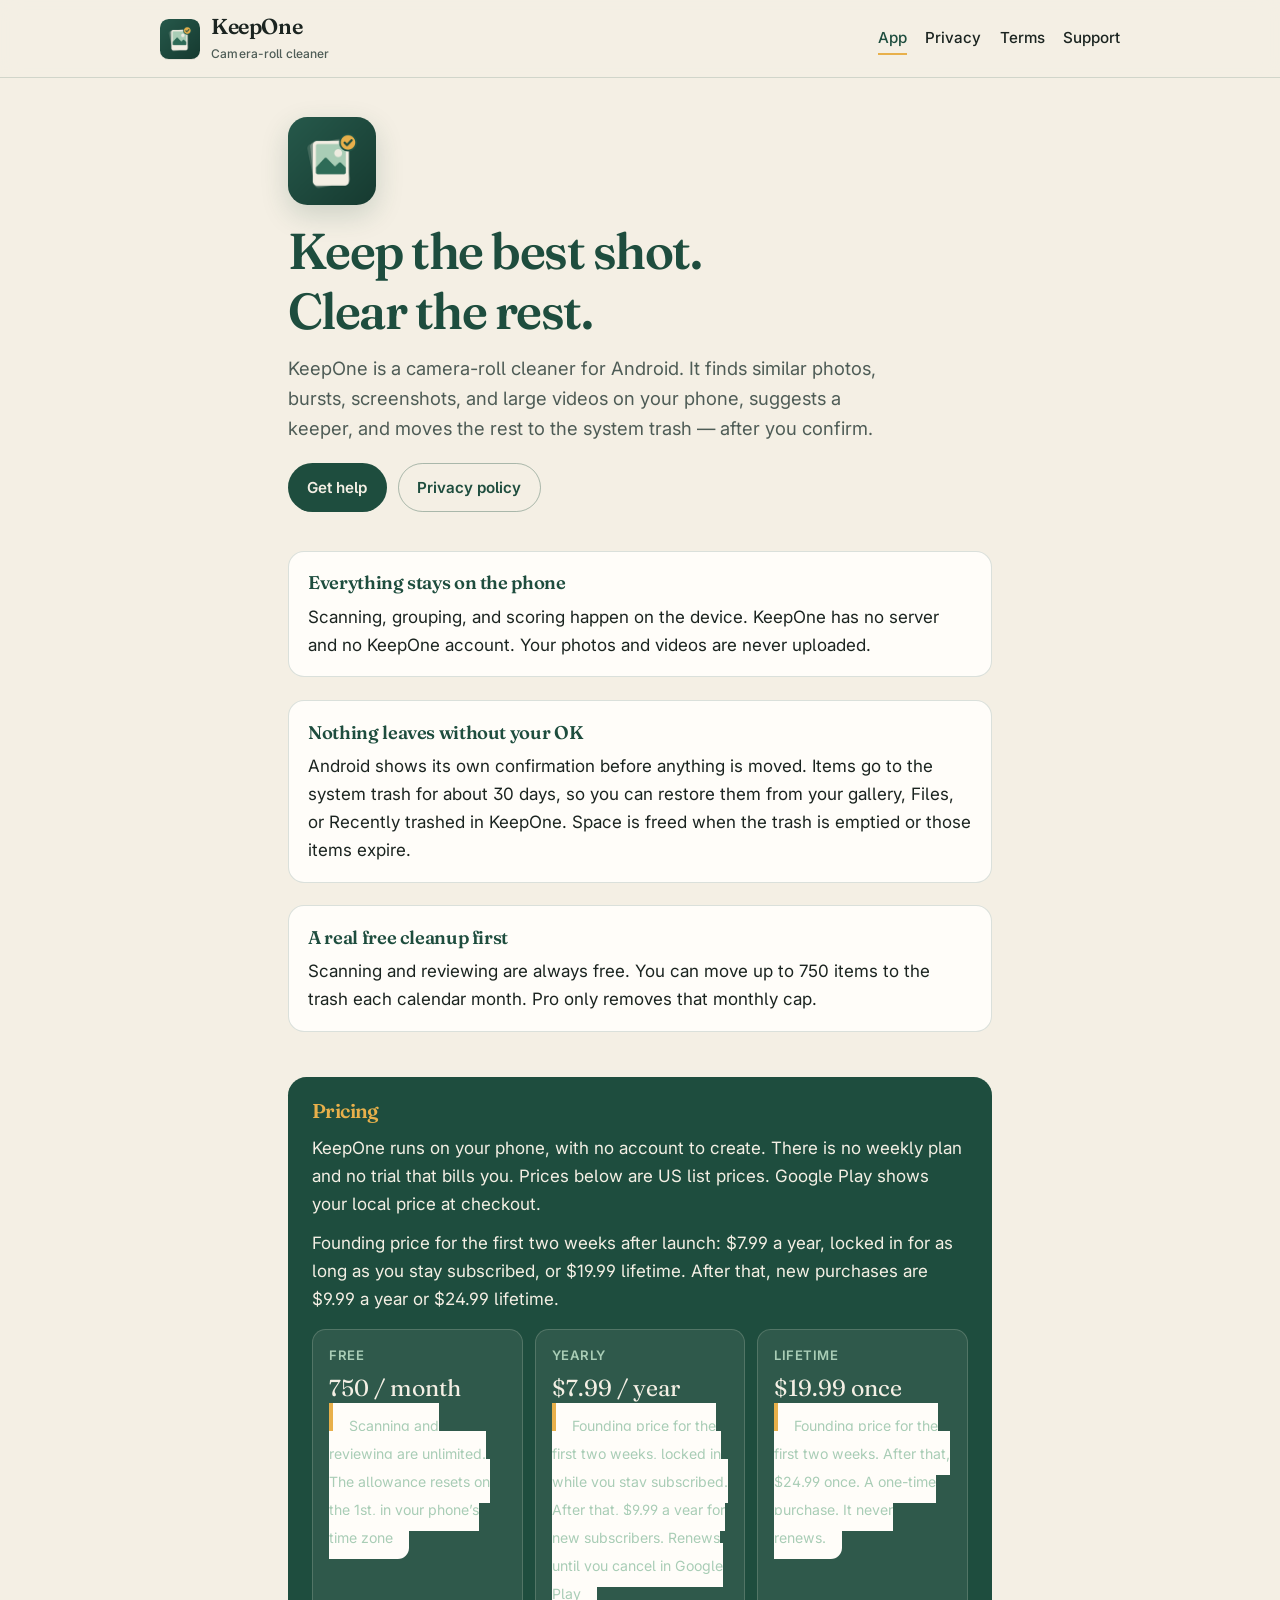
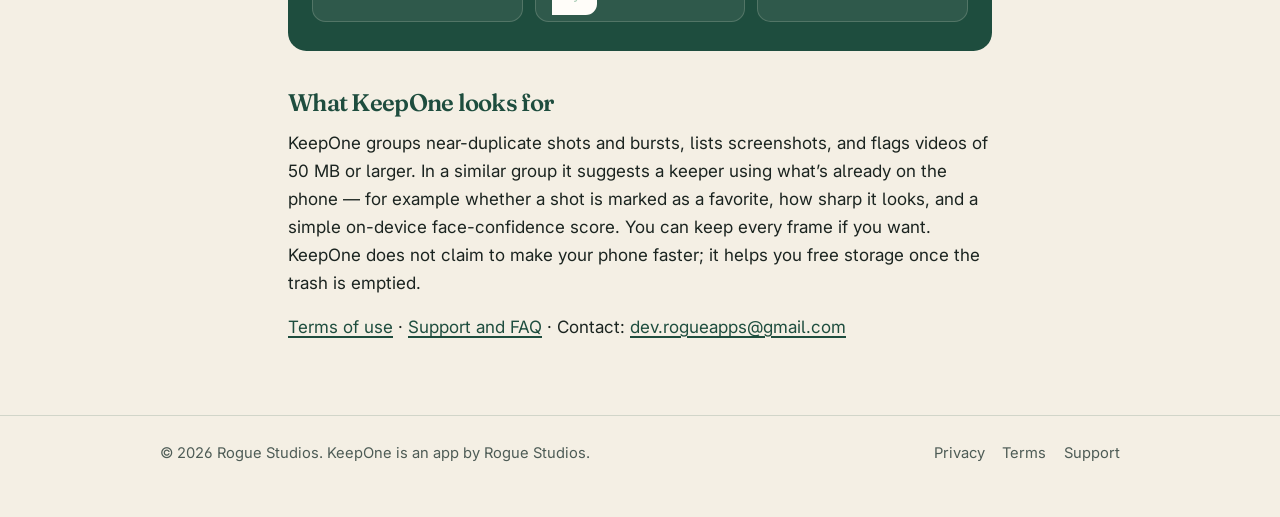
<file: index.html>
<!DOCTYPE html>
<html lang="en-US">
<head>
  <meta charset="utf-8">
  <meta name="viewport" content="width=device-width, initial-scale=1">
  <title>KeepOne — keep the best shot, clear the rest</title>
  <meta name="description" content="KeepOne is a camera-roll cleaner for Android. It finds similar photos, bursts, screenshots, and large videos on your phone. Photos never leave the device.">
  <link rel="icon" href="favicon.ico" sizes="any">
  <link rel="icon" type="image/png" sizes="32x32" href="favicon-32.png">
  <link rel="apple-touch-icon" href="apple-touch-icon.png">
  <link rel="stylesheet" href="styles.css">
</head>
<body>
  <a class="skip" href="#main">Skip to content</a>
  <header class="site-header">
    <div class="header-inner">
      <a class="brand" href="index.html">
        <img src="icon-192.png" width="40" height="40" alt="">
        <span><span class="brand-name">KeepOne</span><span class="brand-tag">Camera-roll cleaner</span></span>
      </a>
      <nav aria-label="Site">
        <a href="index.html" aria-current="page">App</a>
        <a href="privacy.html">Privacy</a>
        <a href="terms.html">Terms</a>
        <a href="support.html">Support</a>
      </nav>
    </div>
  </header>

  <main id="main">
    <div class="wrap">
      <section class="hero">
        <img class="hero-icon" src="icon-192.png" width="88" height="88" alt="KeepOne icon: a stack of photos with a gold check on the front one">
        <div>
          <h1>Keep the best shot. Clear the rest.</h1>
          <p class="lede">KeepOne is a camera-roll cleaner for Android. It finds similar photos, bursts, screenshots, and large videos on your phone, suggests a keeper, and moves the rest to the system trash — after you confirm.</p>
          <div class="actions">
            <a class="btn btn-primary" href="support.html">Get help</a>
            <a class="btn btn-ghost" href="privacy.html">Privacy policy</a>
          </div>
        </div>
      </section>

      <ul class="points">
        <li>
          <strong>Everything stays on the phone</strong>
          <p>Scanning, grouping, and scoring happen on the device. KeepOne has no server and no KeepOne account. Your photos and videos are never uploaded.</p>
        </li>
        <li>
          <strong>Nothing leaves without your OK</strong>
          <p>Android shows its own confirmation before anything is moved. Items go to the system trash for about 30 days, so you can restore them from your gallery, Files, or Recently trashed in KeepOne. Space is freed when the trash is emptied or those items expire.</p>
        </li>
        <li>
          <strong>A real free cleanup first</strong>
          <p>Scanning and reviewing are always free. You can move up to 750 items to the trash each calendar month. Pro only removes that monthly cap.</p>
        </li>
      </ul>

      <section class="panel" aria-labelledby="pricing">
        <h2 id="pricing">Pricing</h2>
        <p>KeepOne runs on your phone, with no account to create. There is no weekly plan and no trial that bills you. Prices below are US list prices. Google Play shows your local price at checkout.</p>
        <p>Founding price for the first two weeks after launch: $7.99 a year, locked in for as long as you stay subscribed, or $19.99 lifetime. After that, new purchases are $9.99 a year or $24.99 lifetime.</p>
        <div class="prices">
          <div class="price">
            <span class="label">Free</span>
            <span class="amount">750 / month</span>
            <span class="note">Scanning and reviewing are unlimited. The allowance resets on the 1st, in your phone’s time zone</span>
          </div>
          <div class="price">
            <span class="label">Yearly</span>
            <span class="amount">$7.99 / year</span>
            <span class="note">Founding price for the first two weeks, locked in while you stay subscribed. After that, $9.99 a year for new subscribers. Renews until you cancel in Google Play</span>
          </div>
          <div class="price">
            <span class="label">Lifetime</span>
            <span class="amount">$19.99 once</span>
            <span class="note">Founding price for the first two weeks. After that, $24.99 once. A one-time purchase. It never renews.</span>
          </div>
        </div>
      </section>

      <h2>What KeepOne looks for</h2>
      <p>KeepOne groups near-duplicate shots and bursts, lists screenshots, and flags videos of 50&nbsp;MB or larger. In a similar group it suggests a keeper using what’s already on the phone — for example whether a shot is marked as a favorite, how sharp it looks, and a simple on-device face-confidence score. You can keep every frame if you want. KeepOne does not claim to make your phone faster; it helps you free storage once the trash is emptied.</p>

      <p><a href="terms.html">Terms of use</a> · <a href="support.html">Support and FAQ</a> · Contact: <a href="mailto:dev.rogueapps@gmail.com">dev.rogueapps@gmail.com</a></p>
    </div>
  </main>

  <footer class="site-footer">
    <div class="footer-inner">
      <p>© 2026 Rogue Studios. KeepOne is an app by Rogue Studios.</p>
      <div class="footer-links">
        <a href="privacy.html">Privacy</a>
        <a href="terms.html">Terms</a>
        <a href="support.html">Support</a>
      </div>
    </div>
  </footer>
</body>
</html>
</file>
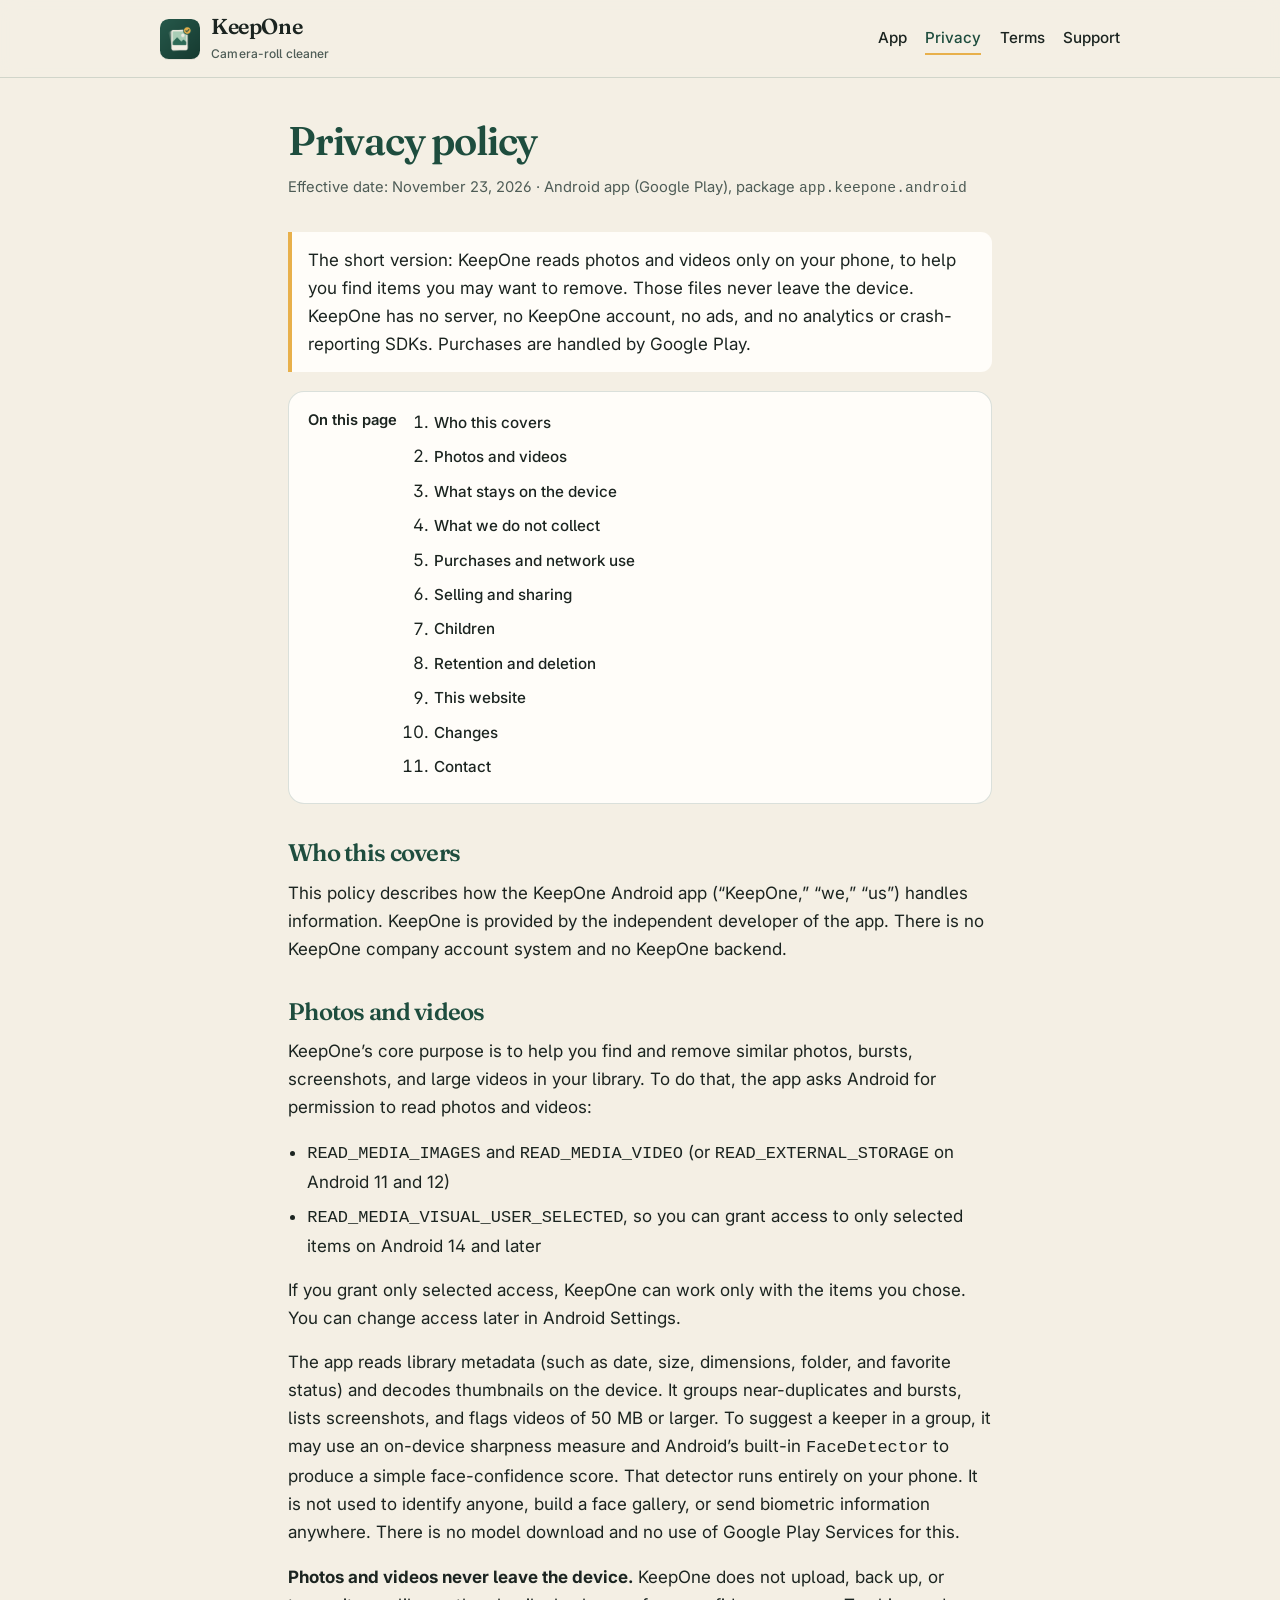
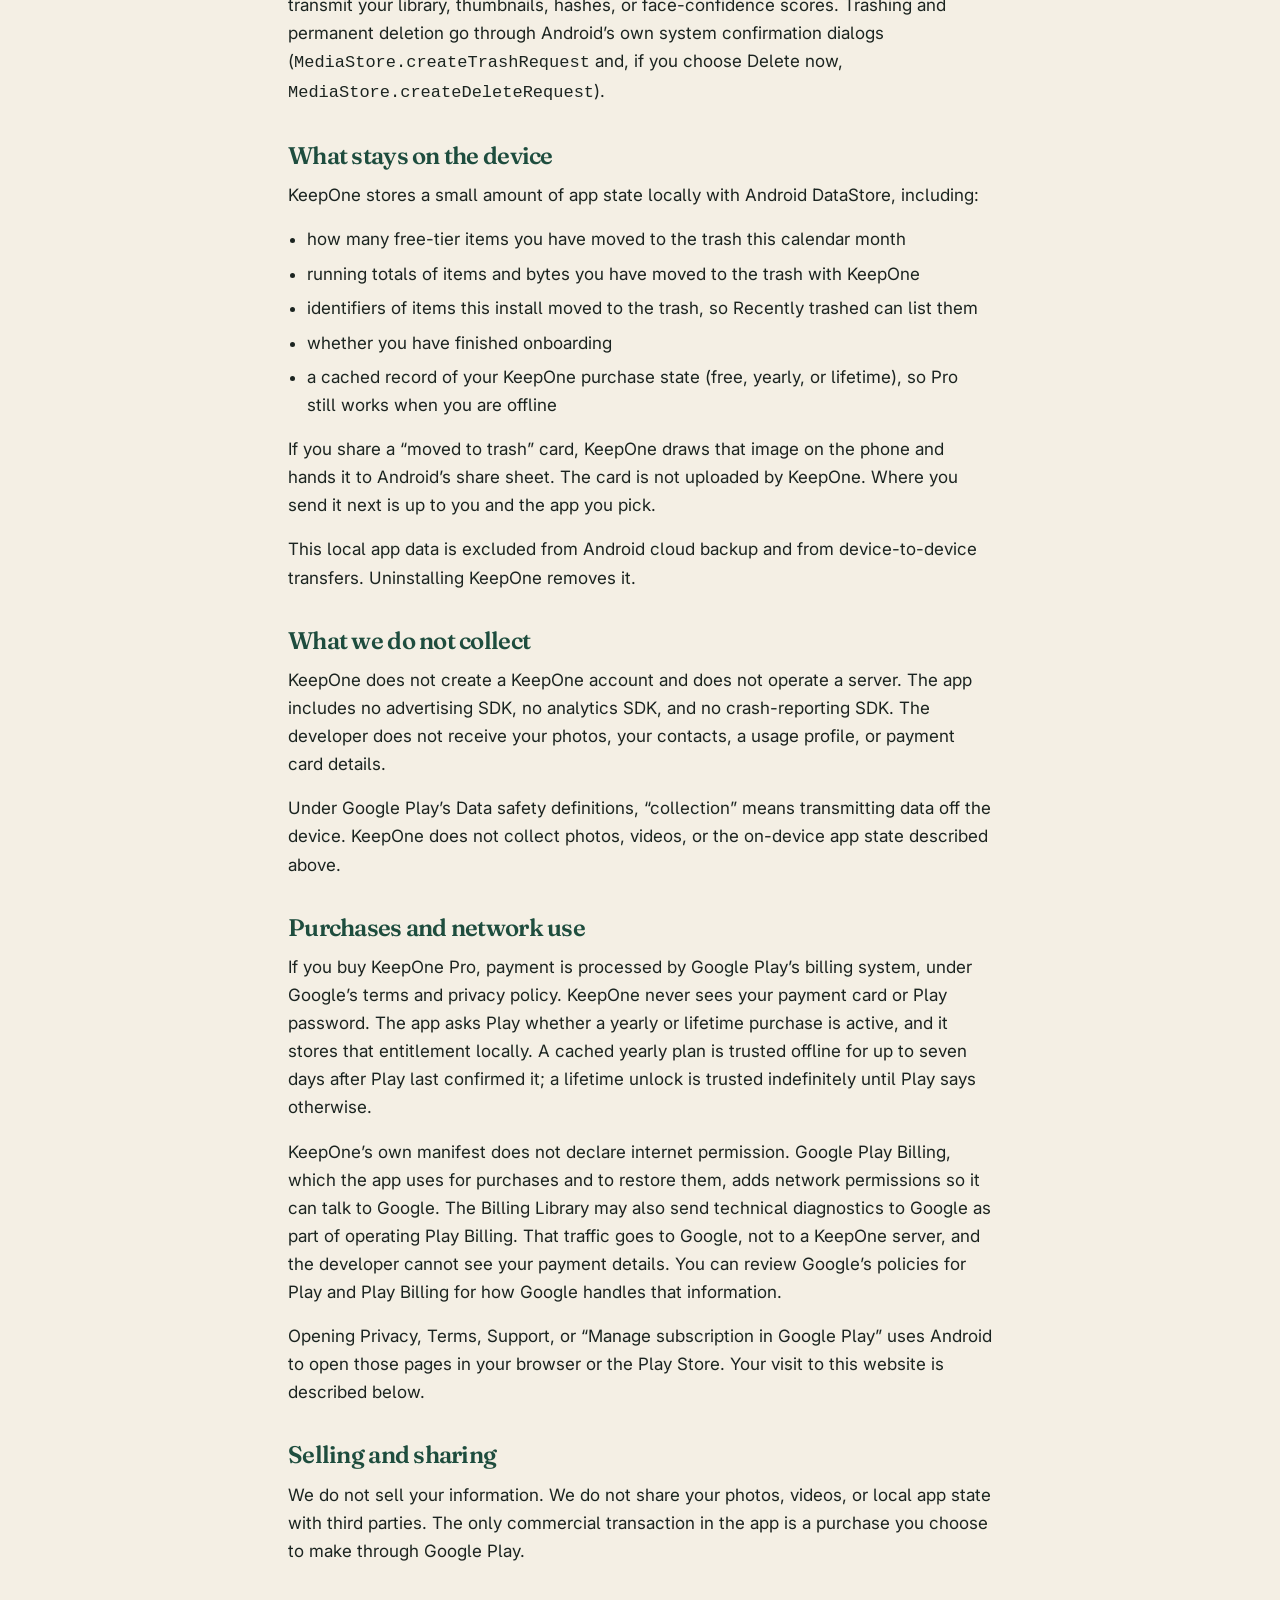
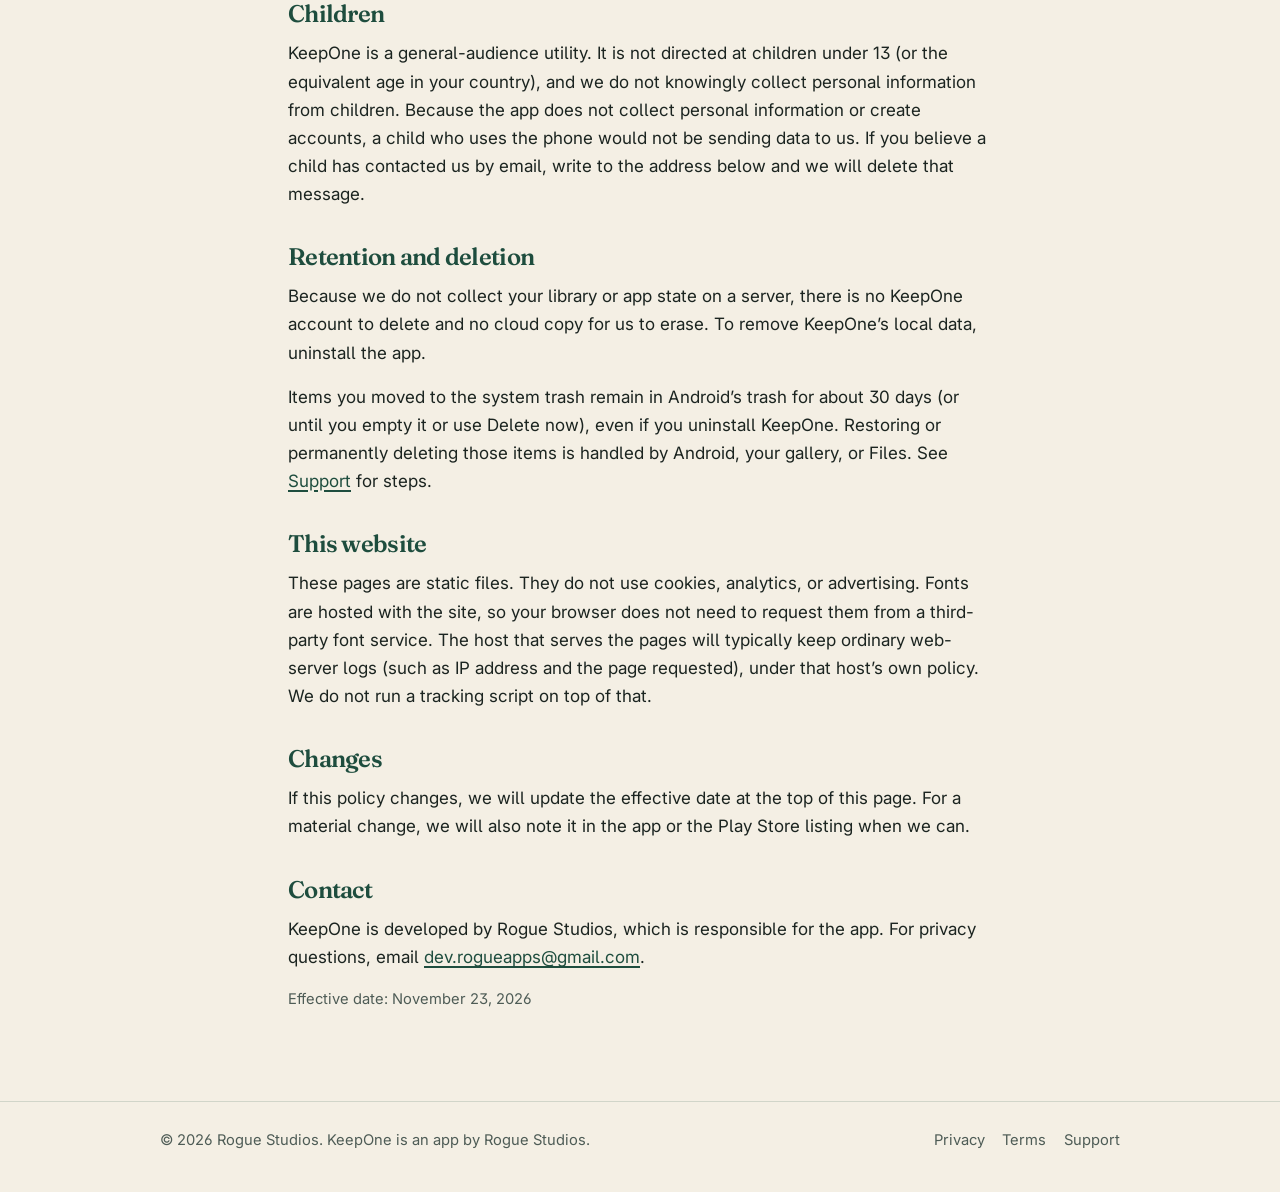
<file: privacy.html>
<!DOCTYPE html>
<html lang="en-US">
<head>
  <meta charset="utf-8">
  <meta name="viewport" content="width=device-width, initial-scale=1">
  <title>Privacy policy — KeepOne</title>
  <meta name="description" content="KeepOne’s privacy policy. Photos and videos are processed only on your device and never uploaded. Purchases are handled by Google Play.">
  <link rel="icon" href="favicon.ico" sizes="any">
  <link rel="icon" type="image/png" sizes="32x32" href="favicon-32.png">
  <link rel="apple-touch-icon" href="apple-touch-icon.png">
  <link rel="stylesheet" href="styles.css">
</head>
<body>
  <a class="skip" href="#main">Skip to content</a>
  <header class="site-header">
    <div class="header-inner">
      <a class="brand" href="index.html">
        <img src="icon-192.png" width="40" height="40" alt="">
        <span><span class="brand-name">KeepOne</span><span class="brand-tag">Camera-roll cleaner</span></span>
      </a>
      <nav aria-label="Site">
        <a href="index.html">App</a>
        <a href="privacy.html" aria-current="page">Privacy</a>
        <a href="terms.html">Terms</a>
        <a href="support.html">Support</a>
      </nav>
    </div>
  </header>

  <main id="main">
    <article class="wrap">
      <h1 class="page-title">Privacy policy</h1>
      <p class="meta">Effective date: November 23, 2026 · Android app (Google Play), package <code>app.keepone.android</code></p>

      <div class="note">
        <p>The short version: KeepOne reads photos and videos only on your phone, to help you find items you may want to remove. Those files never leave the device. KeepOne has no server, no KeepOne account, no ads, and no analytics or crash-reporting SDKs. Purchases are handled by Google Play.</p>
      </div>

      <nav class="toc" aria-label="On this page">
        <p>On this page</p>
        <ol>
          <li><a href="#who">Who this covers</a></li>
          <li><a href="#photos">Photos and videos</a></li>
          <li><a href="#on-device">What stays on the device</a></li>
          <li><a href="#not-collected">What we do not collect</a></li>
          <li><a href="#billing">Purchases and network use</a></li>
          <li><a href="#sharing">Selling and sharing</a></li>
          <li><a href="#children">Children</a></li>
          <li><a href="#retention">Retention and deletion</a></li>
          <li><a href="#this-site">This website</a></li>
          <li><a href="#changes">Changes</a></li>
          <li><a href="#contact">Contact</a></li>
        </ol>
      </nav>

      <h2 id="who">Who this covers</h2>
      <p>This policy describes how the KeepOne Android app (“KeepOne,” “we,” “us”) handles information. KeepOne is provided by the independent developer of the app. There is no KeepOne company account system and no KeepOne backend.</p>

      <h2 id="photos">Photos and videos</h2>
      <p>KeepOne’s core purpose is to help you find and remove similar photos, bursts, screenshots, and large videos in your library. To do that, the app asks Android for permission to read photos and videos:</p>
      <ul>
        <li><code>READ_MEDIA_IMAGES</code> and <code>READ_MEDIA_VIDEO</code> (or <code>READ_EXTERNAL_STORAGE</code> on Android 11 and 12)</li>
        <li><code>READ_MEDIA_VISUAL_USER_SELECTED</code>, so you can grant access to only selected items on Android 14 and later</li>
      </ul>
      <p>If you grant only selected access, KeepOne can work only with the items you chose. You can change access later in Android Settings.</p>
      <p>The app reads library metadata (such as date, size, dimensions, folder, and favorite status) and decodes thumbnails on the device. It groups near-duplicates and bursts, lists screenshots, and flags videos of 50&nbsp;MB or larger. To suggest a keeper in a group, it may use an on-device sharpness measure and Android’s built-in <code>FaceDetector</code> to produce a simple face-confidence score. That detector runs entirely on your phone. It is not used to identify anyone, build a face gallery, or send biometric information anywhere. There is no model download and no use of Google Play Services for this.</p>
      <p><strong>Photos and videos never leave the device.</strong> KeepOne does not upload, back up, or transmit your library, thumbnails, hashes, or face-confidence scores. Trashing and permanent deletion go through Android’s own system confirmation dialogs (<code>MediaStore.createTrashRequest</code> and, if you choose Delete now, <code>MediaStore.createDeleteRequest</code>).</p>

      <h2 id="on-device">What stays on the device</h2>
      <p>KeepOne stores a small amount of app state locally with Android DataStore, including:</p>
      <ul>
        <li>how many free-tier items you have moved to the trash this calendar month</li>
        <li>running totals of items and bytes you have moved to the trash with KeepOne</li>
        <li>identifiers of items this install moved to the trash, so Recently trashed can list them</li>
        <li>whether you have finished onboarding</li>
        <li>a cached record of your KeepOne purchase state (free, yearly, or lifetime), so Pro still works when you are offline</li>
      </ul>
      <p>If you share a “moved to trash” card, KeepOne draws that image on the phone and hands it to Android’s share sheet. The card is not uploaded by KeepOne. Where you send it next is up to you and the app you pick.</p>
      <p>This local app data is excluded from Android cloud backup and from device-to-device transfers. Uninstalling KeepOne removes it.</p>

      <h2 id="not-collected">What we do not collect</h2>
      <p>KeepOne does not create a KeepOne account and does not operate a server. The app includes no advertising SDK, no analytics SDK, and no crash-reporting SDK. The developer does not receive your photos, your contacts, a usage profile, or payment card details.</p>
      <p>Under Google Play’s Data safety definitions, “collection” means transmitting data off the device. KeepOne does not collect photos, videos, or the on-device app state described above.</p>

      <h2 id="billing">Purchases and network use</h2>
      <p>If you buy KeepOne Pro, payment is processed by Google Play’s billing system, under Google’s terms and privacy policy. KeepOne never sees your payment card or Play password. The app asks Play whether a yearly or lifetime purchase is active, and it stores that entitlement locally. A cached yearly plan is trusted offline for up to seven days after Play last confirmed it; a lifetime unlock is trusted indefinitely until Play says otherwise.</p>
      <p>KeepOne’s own manifest does not declare internet permission. Google Play Billing, which the app uses for purchases and to restore them, adds network permissions so it can talk to Google. The Billing Library may also send technical diagnostics to Google as part of operating Play Billing. That traffic goes to Google, not to a KeepOne server, and the developer cannot see your payment details. You can review Google’s policies for Play and Play Billing for how Google handles that information.</p>
      <p>Opening Privacy, Terms, Support, or “Manage subscription in Google Play” uses Android to open those pages in your browser or the Play Store. Your visit to this website is described below.</p>

      <h2 id="sharing">Selling and sharing</h2>
      <p>We do not sell your information. We do not share your photos, videos, or local app state with third parties. The only commercial transaction in the app is a purchase you choose to make through Google Play.</p>

      <h2 id="children">Children</h2>
      <p>KeepOne is a general-audience utility. It is not directed at children under 13 (or the equivalent age in your country), and we do not knowingly collect personal information from children. Because the app does not collect personal information or create accounts, a child who uses the phone would not be sending data to us. If you believe a child has contacted us by email, write to the address below and we will delete that message.</p>

      <h2 id="retention">Retention and deletion</h2>
      <p>Because we do not collect your library or app state on a server, there is no KeepOne account to delete and no cloud copy for us to erase. To remove KeepOne’s local data, uninstall the app.</p>
      <p>Items you moved to the system trash remain in Android’s trash for about 30 days (or until you empty it or use Delete now), even if you uninstall KeepOne. Restoring or permanently deleting those items is handled by Android, your gallery, or Files. See <a href="support.html">Support</a> for steps.</p>

      <h2 id="this-site">This website</h2>
      <p>These pages are static files. They do not use cookies, analytics, or advertising. Fonts are hosted with the site, so your browser does not need to request them from a third-party font service. The host that serves the pages will typically keep ordinary web-server logs (such as IP address and the page requested), under that host’s own policy. We do not run a tracking script on top of that.</p>

      <h2 id="changes">Changes</h2>
      <p>If this policy changes, we will update the effective date at the top of this page. For a material change, we will also note it in the app or the Play Store listing when we can.</p>

      <h2 id="contact">Contact</h2>
      <p>KeepOne is developed by Rogue Studios, which is responsible for the app. For privacy questions, email <a href="mailto:dev.rogueapps@gmail.com">dev.rogueapps@gmail.com</a>.</p>
      <p class="meta">Effective date: November 23, 2026</p>
    </article>
  </main>

  <footer class="site-footer">
    <div class="footer-inner">
      <p>© 2026 Rogue Studios. KeepOne is an app by Rogue Studios.</p>
      <div class="footer-links">
        <a href="privacy.html">Privacy</a>
        <a href="terms.html">Terms</a>
        <a href="support.html">Support</a>
      </div>
    </div>
  </footer>
</body>
</html>
</file>
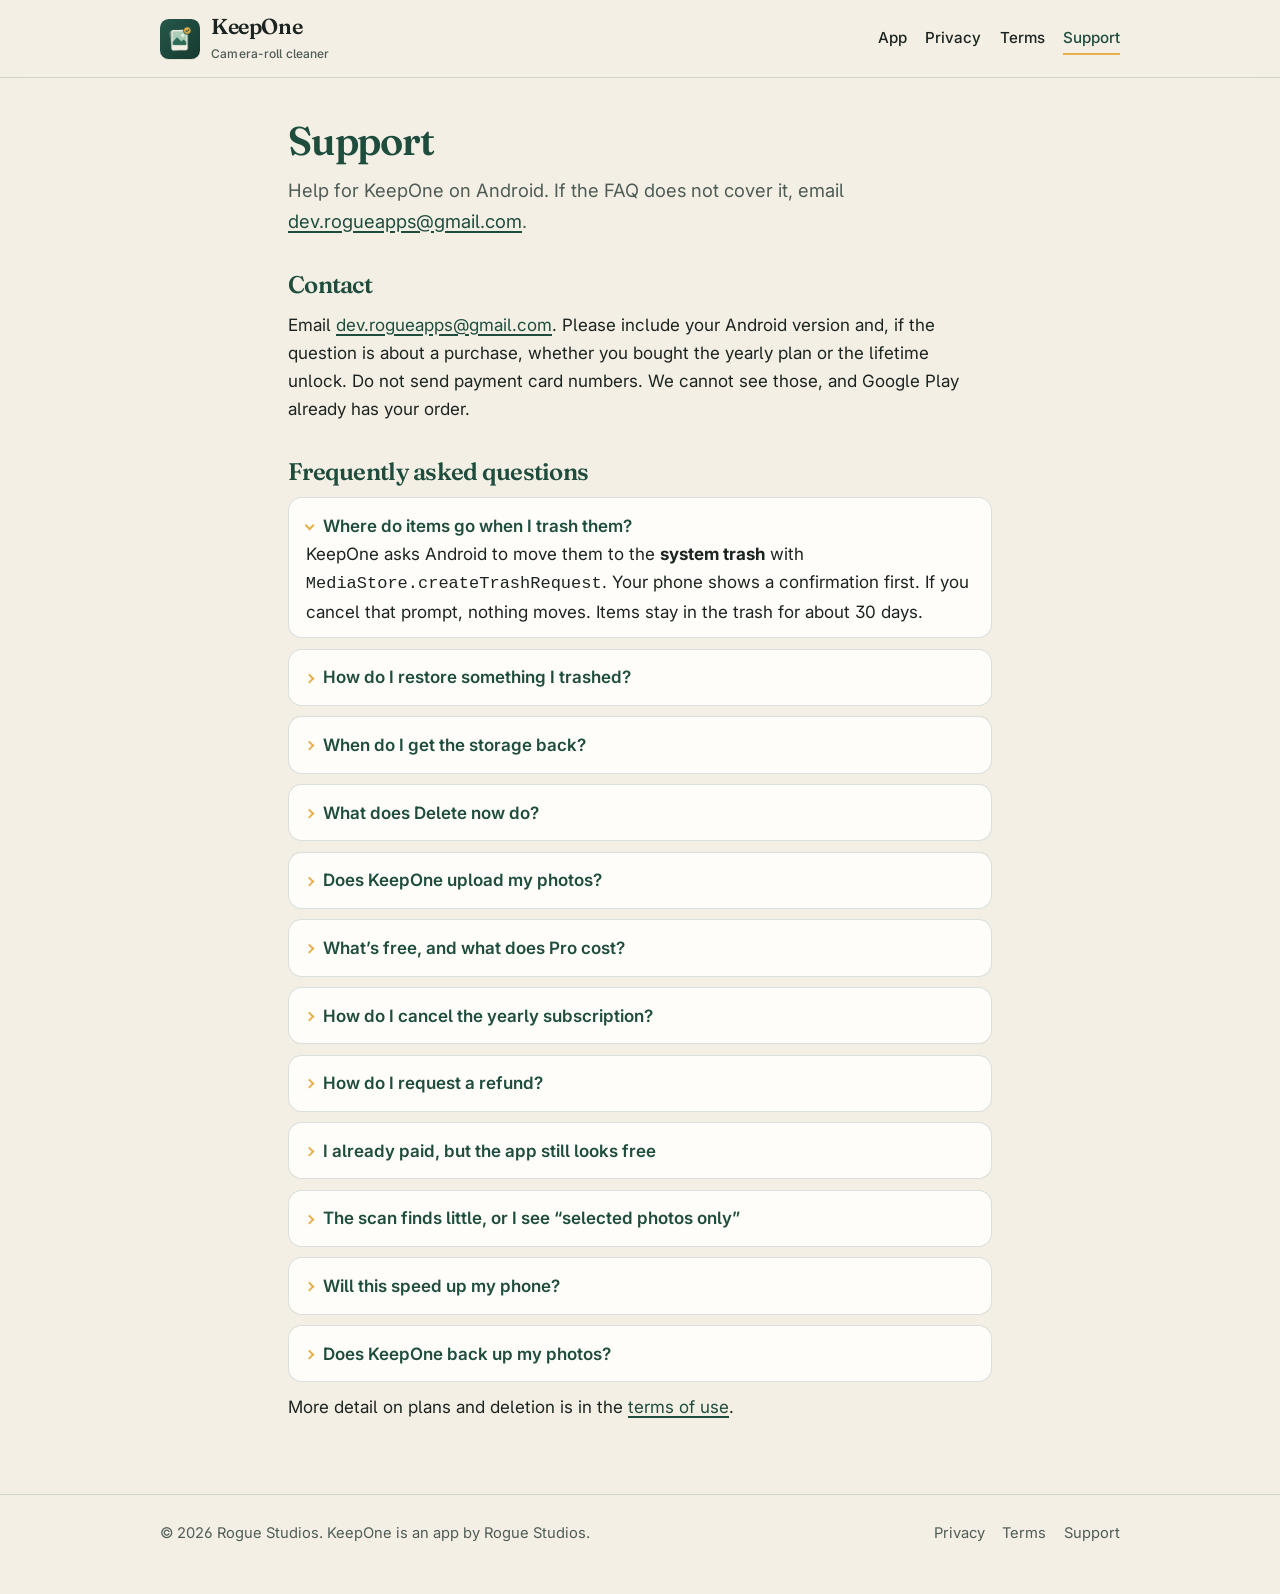
<file: support.html>
<!DOCTYPE html>
<html lang="en-US">
<head>
  <meta charset="utf-8">
  <meta name="viewport" content="width=device-width, initial-scale=1">
  <title>Support — KeepOne</title>
  <meta name="description" content="KeepOne help: how the system trash and restore work, how to cancel a subscription or request a Google Play refund, and how to contact support.">
  <link rel="icon" href="favicon.ico" sizes="any">
  <link rel="icon" type="image/png" sizes="32x32" href="favicon-32.png">
  <link rel="apple-touch-icon" href="apple-touch-icon.png">
  <link rel="stylesheet" href="styles.css">
</head>
<body>
  <a class="skip" href="#main">Skip to content</a>
  <header class="site-header">
    <div class="header-inner">
      <a class="brand" href="index.html">
        <img src="icon-192.png" width="40" height="40" alt="">
        <span><span class="brand-name">KeepOne</span><span class="brand-tag">Camera-roll cleaner</span></span>
      </a>
      <nav aria-label="Site">
        <a href="index.html">App</a>
        <a href="privacy.html">Privacy</a>
        <a href="terms.html">Terms</a>
        <a href="support.html" aria-current="page">Support</a>
      </nav>
    </div>
  </header>

  <main id="main">
    <article class="wrap">
      <h1 class="page-title">Support</h1>
      <p class="lede">Help for KeepOne on Android. If the FAQ does not cover it, email <a href="mailto:dev.rogueapps@gmail.com">dev.rogueapps@gmail.com</a>.</p>

      <h2>Contact</h2>
      <p>Email <a href="mailto:dev.rogueapps@gmail.com">dev.rogueapps@gmail.com</a>. Please include your Android version and, if the question is about a purchase, whether you bought the yearly plan or the lifetime unlock. Do not send payment card numbers. We cannot see those, and Google Play already has your order.</p>

      <h2>Frequently asked questions</h2>

      <details open>
        <summary>Where do items go when I trash them?</summary>
        <p>KeepOne asks Android to move them to the <strong>system trash</strong> with <code>MediaStore.createTrashRequest</code>. Your phone shows a confirmation first. If you cancel that prompt, nothing moves. Items stay in the trash for about 30 days.</p>
      </details>

      <details>
        <summary>How do I restore something I trashed?</summary>
        <p>Within about 30 days, restore it from:</p>
        <ul>
          <li>your gallery app’s trash or Recycle bin, or</li>
          <li>the Files app, or</li>
          <li><strong>Recently trashed</strong> in KeepOne, which uses Android’s restore request (<code>createTrashRequest</code> with trash turned off). Android will ask you to confirm.</li>
        </ul>
        <p>Recently trashed only lists items <em>this install</em> of KeepOne moved to the trash, and only while they are still there. Items you trashed in another app, or in a previous install, will not appear here, but they may still be in the system trash.</p>
      </details>

      <details>
        <summary>When do I get the storage back?</summary>
        <p>Not immediately. Space is freed when the system trash is emptied, or when the items expire after about 30 days. KeepOne reports what will be freed, not what has already been released. To free space sooner, empty the trash in your gallery or Files, or use <strong>Delete now</strong> in Recently trashed.</p>
      </details>

      <details>
        <summary>What does Delete now do?</summary>
        <p>It permanently deletes the items you selected, through Android’s <code>createDeleteRequest</code> confirmation. That cannot be undone. Use it only when you are sure.</p>
      </details>

      <details>
        <summary>Does KeepOne upload my photos?</summary>
        <p>No. Scanning and scoring happen on the device. There is no KeepOne server and no KeepOne account. See the <a href="privacy.html">privacy policy</a>.</p>
      </details>

      <details>
        <summary>What’s free, and what does Pro cost?</summary>
        <p>Scanning and reviewing are always free. You can move up to 750 items to the trash each calendar month. The count resets on the 1st, in your phone’s time zone. Pro only removes that cap.</p>
        <p>Founding price for the first two weeks after launch: <strong>$7.99 a year</strong>, locked in for as long as you stay subscribed, or <strong>$19.99 lifetime</strong>. After that, new purchases are <strong>$9.99 a year</strong> or <strong>$24.99 lifetime</strong>. Google Play shows your local price at checkout. There is no weekly plan and no trial that bills you. Lifetime is a one-time purchase and never renews.</p>
      </details>

      <details>
        <summary>How do I cancel the yearly subscription?</summary>
        <p>Cancel in Google Play, not inside KeepOne’s paywall.</p>
        <ol>
          <li>Open the Play Store app.</li>
          <li>Tap your profile picture, then <strong>Payments &amp; subscriptions</strong> → <strong>Subscriptions</strong>.</li>
          <li>Choose KeepOne, then cancel.</li>
        </ol>
        <p>If you are already on the yearly plan, KeepOne → Settings also has <strong>Manage subscription in Google Play</strong>. You can use <a href="https://play.google.com/store/account/subscriptions">Google Play subscriptions</a> in a browser too.</p>
        <p>Cancel at least 24 hours before the period ends to avoid the next charge. You keep Pro until the period you already paid for ends. Canceling does not by itself refund that period.</p>
        <p>If you’re on the founding price ($7.99 a year), restarting your subscription in Google Play before your paid year ends keeps $7.99. Once it lapses, the founding price can’t be bought again, and a new subscription is the regular price.</p>
      </details>

      <details>
        <summary>How do I request a refund?</summary>
        <p>Refunds are handled by Google Play. Open <a href="https://support.google.com/googleplay/answer/2479637">Google’s instructions for Play purchases</a>, or go to your Google account’s Play purchase history and request a refund there. We cannot issue a card refund ourselves because payments never pass through a KeepOne checkout.</p>
      </details>

      <details>
        <summary>I already paid, but the app still looks free</summary>
        <p>In KeepOne, open Settings or the Pro screen and tap <strong>Restore purchases</strong>. Use the same Google account you paid with, and a copy of the app installed from the Play Store. Sideloaded APKs often cannot reach Play Billing. If a purchase is waiting for approval, KeepOne unlocks when Play confirms it.</p>
      </details>

      <details>
        <summary>The scan finds little, or I see “selected photos only”</summary>
        <p>Android may have granted access to only some items. In KeepOne, go to Settings → Photo access → <strong>Change access</strong>, or use Android’s app settings, and allow the full library if you want KeepOne to scan everything. Then scan again.</p>
      </details>

      <details>
        <summary>Will this speed up my phone?</summary>
        <p>KeepOne does not claim to make the phone faster. It helps you free storage after trashed items are emptied or expire.</p>
      </details>

      <details>
        <summary>Does KeepOne back up my photos?</summary>
        <p>No. It only looks at what is already on the phone. If you want a backup, use one you already trust before you trash anything.</p>
      </details>

      <p>More detail on plans and deletion is in the <a href="terms.html">terms of use</a>.</p>
    </article>
  </main>

  <footer class="site-footer">
    <div class="footer-inner">
      <p>© 2026 Rogue Studios. KeepOne is an app by Rogue Studios.</p>
      <div class="footer-links">
        <a href="privacy.html">Privacy</a>
        <a href="terms.html">Terms</a>
        <a href="support.html">Support</a>
      </div>
    </div>
  </footer>
</body>
</html>
</file>
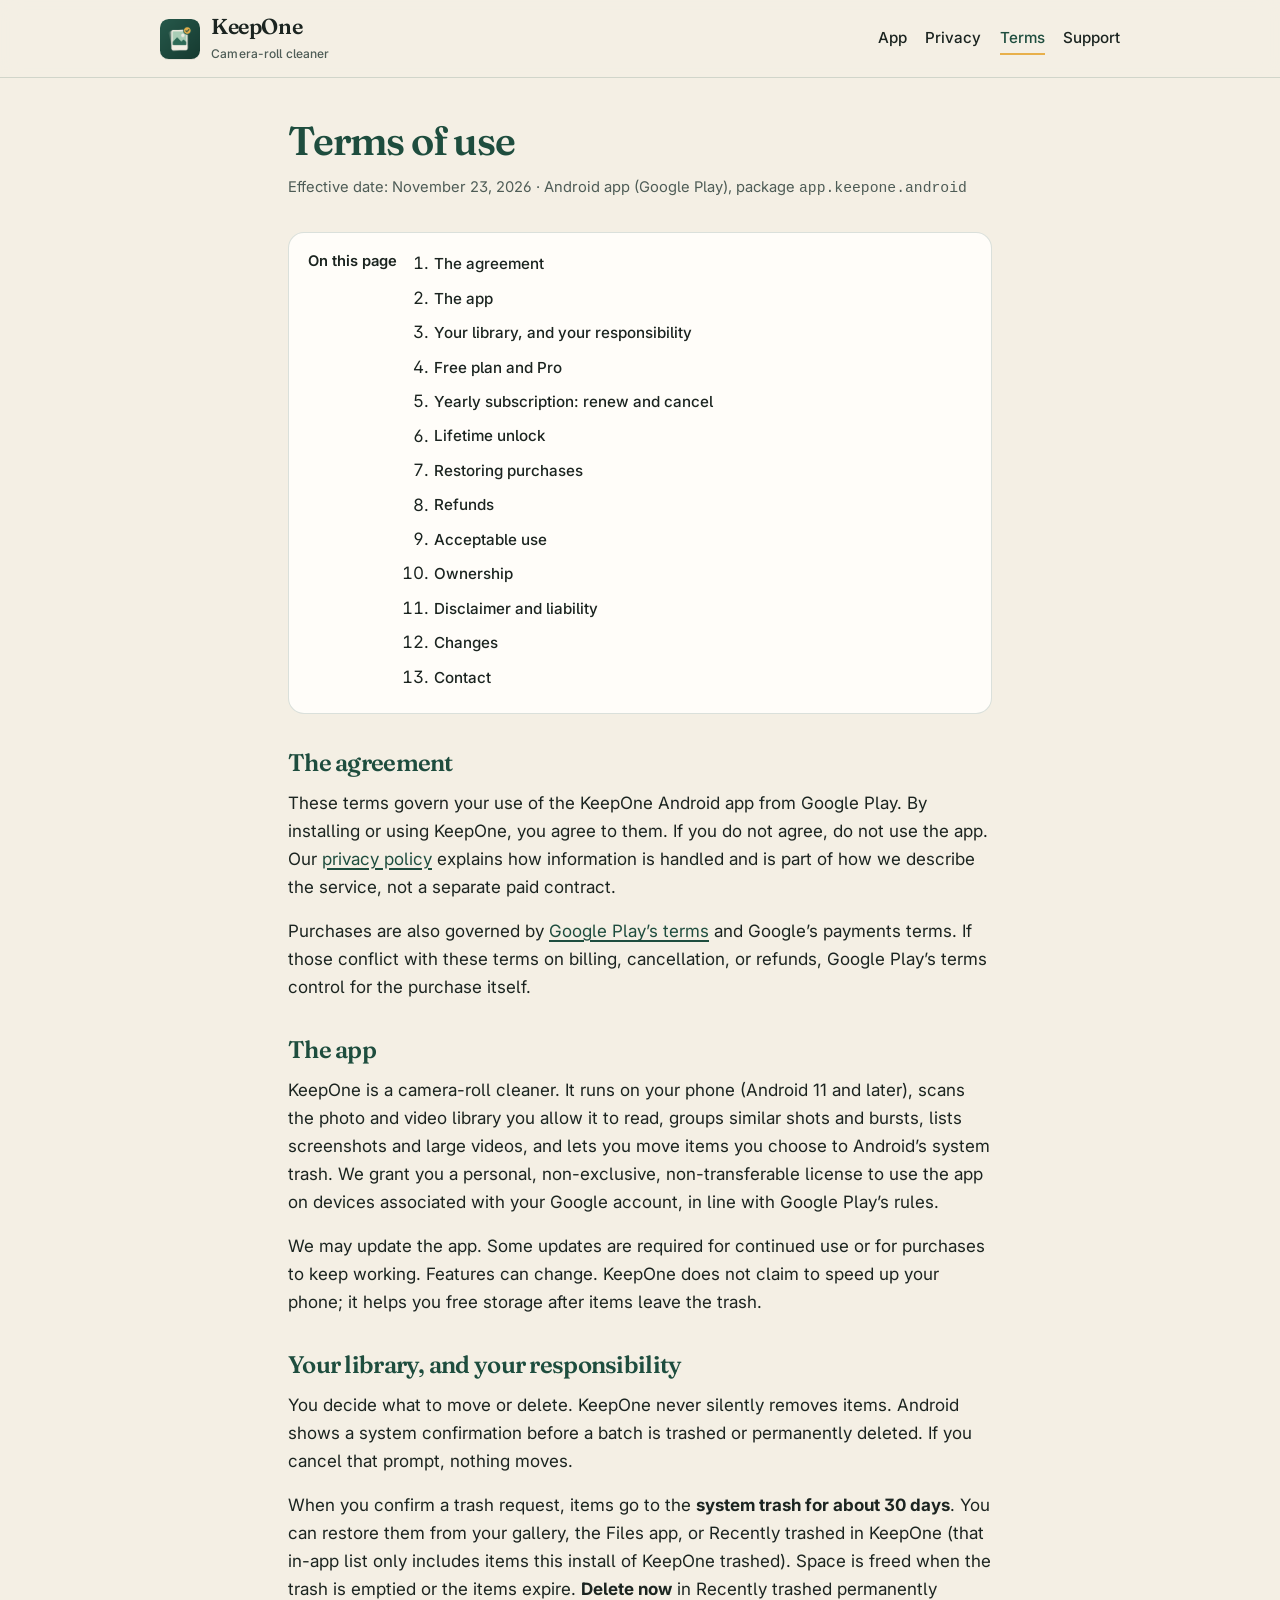
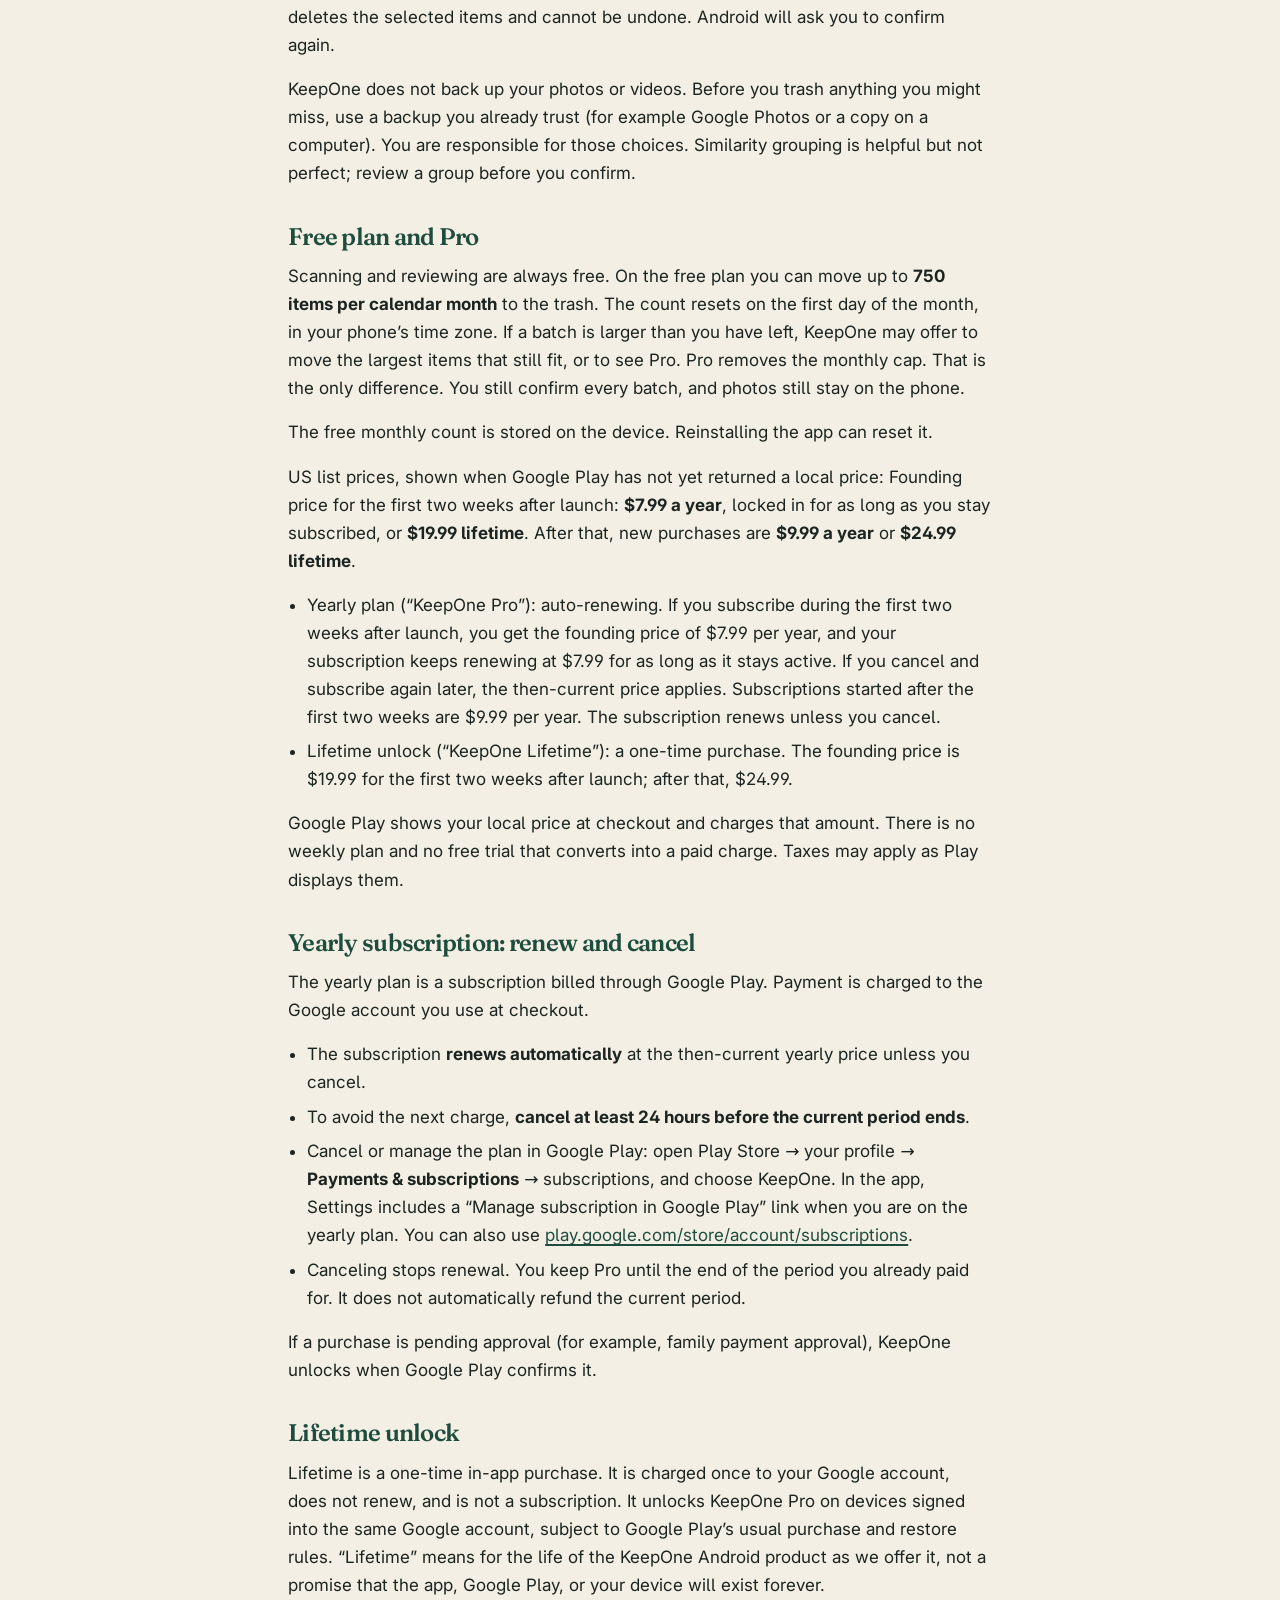
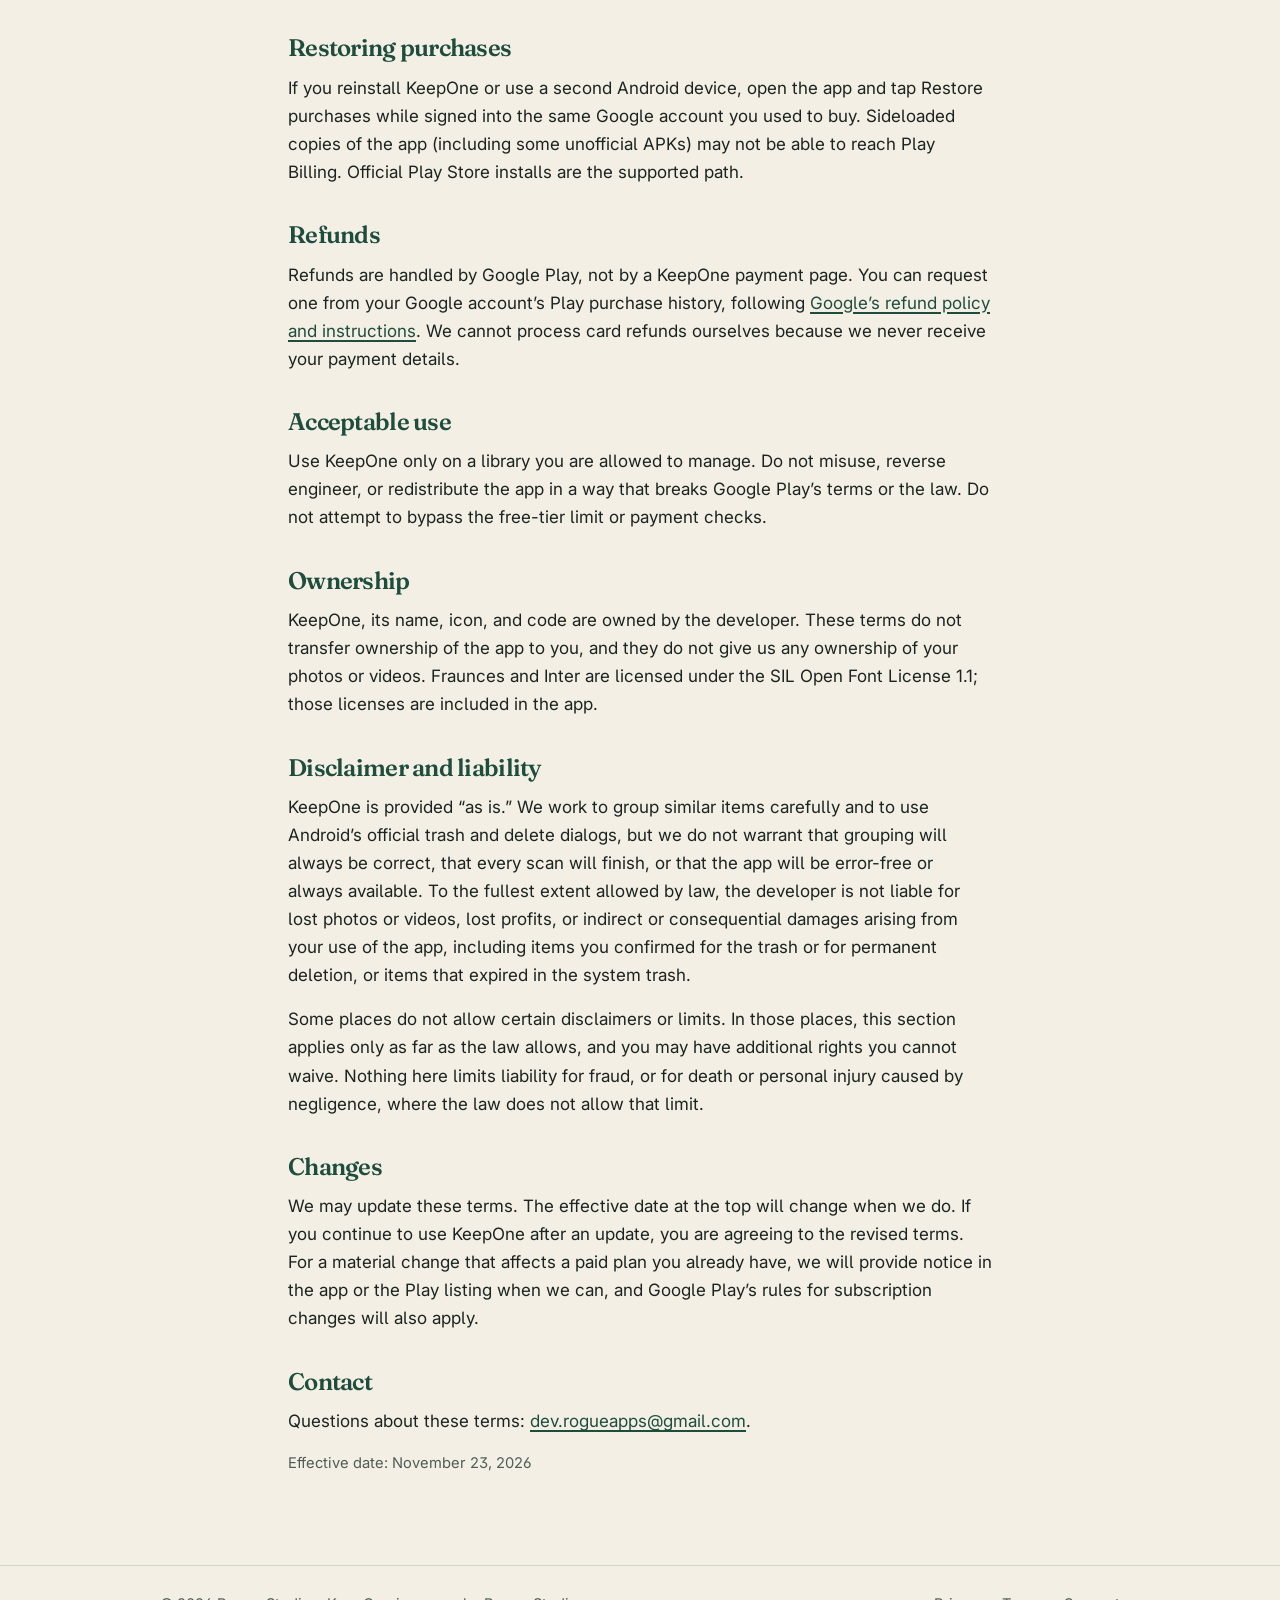
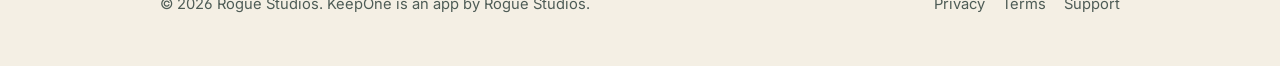
<file: terms.html>
<!DOCTYPE html>
<html lang="en-US">
<head>
  <meta charset="utf-8">
  <meta name="viewport" content="width=device-width, initial-scale=1">
  <title>Terms of use — KeepOne</title>
  <meta name="description" content="Terms of use for KeepOne, including Google Play subscription renew and cancel terms, pricing, and how trashing works.">
  <link rel="icon" href="favicon.ico" sizes="any">
  <link rel="icon" type="image/png" sizes="32x32" href="favicon-32.png">
  <link rel="apple-touch-icon" href="apple-touch-icon.png">
  <link rel="stylesheet" href="styles.css">
</head>
<body>
  <a class="skip" href="#main">Skip to content</a>
  <header class="site-header">
    <div class="header-inner">
      <a class="brand" href="index.html">
        <img src="icon-192.png" width="40" height="40" alt="">
        <span><span class="brand-name">KeepOne</span><span class="brand-tag">Camera-roll cleaner</span></span>
      </a>
      <nav aria-label="Site">
        <a href="index.html">App</a>
        <a href="privacy.html">Privacy</a>
        <a href="terms.html" aria-current="page">Terms</a>
        <a href="support.html">Support</a>
      </nav>
    </div>
  </header>

  <main id="main">
    <article class="wrap">
      <h1 class="page-title">Terms of use</h1>
      <p class="meta">Effective date: November 23, 2026 · Android app (Google Play), package <code>app.keepone.android</code></p>

      <nav class="toc" aria-label="On this page">
        <p>On this page</p>
        <ol>
          <li><a href="#agreement">The agreement</a></li>
          <li><a href="#the-app">The app</a></li>
          <li><a href="#your-library">Your library, and your responsibility</a></li>
          <li><a href="#plans">Free plan and Pro</a></li>
          <li><a href="#subscriptions">Yearly subscription: renew and cancel</a></li>
          <li><a href="#lifetime">Lifetime unlock</a></li>
          <li><a href="#restore">Restoring purchases</a></li>
          <li><a href="#refunds">Refunds</a></li>
          <li><a href="#acceptable-use">Acceptable use</a></li>
          <li><a href="#ownership">Ownership</a></li>
          <li><a href="#disclaimer">Disclaimer and liability</a></li>
          <li><a href="#changes">Changes</a></li>
          <li><a href="#contact">Contact</a></li>
        </ol>
      </nav>

      <h2 id="agreement">The agreement</h2>
      <p>These terms govern your use of the KeepOne Android app from Google Play. By installing or using KeepOne, you agree to them. If you do not agree, do not use the app. Our <a href="privacy.html">privacy policy</a> explains how information is handled and is part of how we describe the service, not a separate paid contract.</p>
      <p>Purchases are also governed by <a href="https://play.google.com/about/play-terms/">Google Play’s terms</a> and Google’s payments terms. If those conflict with these terms on billing, cancellation, or refunds, Google Play’s terms control for the purchase itself.</p>

      <h2 id="the-app">The app</h2>
      <p>KeepOne is a camera-roll cleaner. It runs on your phone (Android 11 and later), scans the photo and video library you allow it to read, groups similar shots and bursts, lists screenshots and large videos, and lets you move items you choose to Android’s system trash. We grant you a personal, non-exclusive, non-transferable license to use the app on devices associated with your Google account, in line with Google Play’s rules.</p>
      <p>We may update the app. Some updates are required for continued use or for purchases to keep working. Features can change. KeepOne does not claim to speed up your phone; it helps you free storage after items leave the trash.</p>

      <h2 id="your-library">Your library, and your responsibility</h2>
      <p>You decide what to move or delete. KeepOne never silently removes items. Android shows a system confirmation before a batch is trashed or permanently deleted. If you cancel that prompt, nothing moves.</p>
      <p>When you confirm a trash request, items go to the <strong>system trash for about 30 days</strong>. You can restore them from your gallery, the Files app, or Recently trashed in KeepOne (that in-app list only includes items this install of KeepOne trashed). Space is freed when the trash is emptied or the items expire. <strong>Delete now</strong> in Recently trashed permanently deletes the selected items and cannot be undone. Android will ask you to confirm again.</p>
      <p>KeepOne does not back up your photos or videos. Before you trash anything you might miss, use a backup you already trust (for example Google Photos or a copy on a computer). You are responsible for those choices. Similarity grouping is helpful but not perfect; review a group before you confirm.</p>

      <h2 id="plans">Free plan and Pro</h2>
      <p>Scanning and reviewing are always free. On the free plan you can move up to <strong>750 items per calendar month</strong> to the trash. The count resets on the first day of the month, in your phone’s time zone. If a batch is larger than you have left, KeepOne may offer to move the largest items that still fit, or to see Pro. Pro removes the monthly cap. That is the only difference. You still confirm every batch, and photos still stay on the phone.</p>
      <p>The free monthly count is stored on the device. Reinstalling the app can reset it.</p>
      <p>US list prices, shown when Google Play has not yet returned a local price: Founding price for the first two weeks after launch: <strong>$7.99 a year</strong>, locked in for as long as you stay subscribed, or <strong>$19.99 lifetime</strong>. After that, new purchases are <strong>$9.99 a year</strong> or <strong>$24.99 lifetime</strong>.</p>
      <ul>
        <li>Yearly plan (“KeepOne Pro”): auto-renewing. If you subscribe during the first two weeks after launch, you get the founding price of $7.99 per year, and your subscription keeps renewing at $7.99 for as long as it stays active. If you cancel and subscribe again later, the then-current price applies. Subscriptions started after the first two weeks are $9.99 per year. The subscription renews unless you cancel.</li>
        <li>Lifetime unlock (“KeepOne Lifetime”): a one-time purchase. The founding price is $19.99 for the first two weeks after launch; after that, $24.99.</li>
      </ul>
      <p>Google Play shows your local price at checkout and charges that amount. There is no weekly plan and no free trial that converts into a paid charge. Taxes may apply as Play displays them.</p>

      <h2 id="subscriptions">Yearly subscription: renew and cancel</h2>
      <p>The yearly plan is a subscription billed through Google Play. Payment is charged to the Google account you use at checkout.</p>
      <ul>
        <li>The subscription <strong>renews automatically</strong> at the then-current yearly price unless you cancel.</li>
        <li>To avoid the next charge, <strong>cancel at least 24 hours before the current period ends</strong>.</li>
        <li>Cancel or manage the plan in Google Play: open Play Store → your profile → <strong>Payments &amp; subscriptions</strong> → subscriptions, and choose KeepOne. In the app, Settings includes a “Manage subscription in Google Play” link when you are on the yearly plan. You can also use <a href="https://play.google.com/store/account/subscriptions">play.google.com/store/account/subscriptions</a>.</li>
        <li>Canceling stops renewal. You keep Pro until the end of the period you already paid for. It does not automatically refund the current period.</li>
      </ul>
      <p>If a purchase is pending approval (for example, family payment approval), KeepOne unlocks when Google Play confirms it.</p>

      <h2 id="lifetime">Lifetime unlock</h2>
      <p>Lifetime is a one-time in-app purchase. It is charged once to your Google account, does not renew, and is not a subscription. It unlocks KeepOne Pro on devices signed into the same Google account, subject to Google Play’s usual purchase and restore rules. “Lifetime” means for the life of the KeepOne Android product as we offer it, not a promise that the app, Google Play, or your device will exist forever.</p>

      <h2 id="restore">Restoring purchases</h2>
      <p>If you reinstall KeepOne or use a second Android device, open the app and tap Restore purchases while signed into the same Google account you used to buy. Sideloaded copies of the app (including some unofficial APKs) may not be able to reach Play Billing. Official Play Store installs are the supported path.</p>

      <h2 id="refunds">Refunds</h2>
      <p>Refunds are handled by Google Play, not by a KeepOne payment page. You can request one from your Google account’s Play purchase history, following <a href="https://support.google.com/googleplay/answer/2479637">Google’s refund policy and instructions</a>. We cannot process card refunds ourselves because we never receive your payment details.</p>

      <h2 id="acceptable-use">Acceptable use</h2>
      <p>Use KeepOne only on a library you are allowed to manage. Do not misuse, reverse engineer, or redistribute the app in a way that breaks Google Play’s terms or the law. Do not attempt to bypass the free-tier limit or payment checks.</p>

      <h2 id="ownership">Ownership</h2>
      <p>KeepOne, its name, icon, and code are owned by the developer. These terms do not transfer ownership of the app to you, and they do not give us any ownership of your photos or videos. Fraunces and Inter are licensed under the SIL Open Font License 1.1; those licenses are included in the app.</p>

      <h2 id="disclaimer">Disclaimer and liability</h2>
      <p>KeepOne is provided “as is.” We work to group similar items carefully and to use Android’s official trash and delete dialogs, but we do not warrant that grouping will always be correct, that every scan will finish, or that the app will be error-free or always available. To the fullest extent allowed by law, the developer is not liable for lost photos or videos, lost profits, or indirect or consequential damages arising from your use of the app, including items you confirmed for the trash or for permanent deletion, or items that expired in the system trash.</p>
      <p>Some places do not allow certain disclaimers or limits. In those places, this section applies only as far as the law allows, and you may have additional rights you cannot waive. Nothing here limits liability for fraud, or for death or personal injury caused by negligence, where the law does not allow that limit.</p>

      <h2 id="changes">Changes</h2>
      <p>We may update these terms. The effective date at the top will change when we do. If you continue to use KeepOne after an update, you are agreeing to the revised terms. For a material change that affects a paid plan you already have, we will provide notice in the app or the Play listing when we can, and Google Play’s rules for subscription changes will also apply.</p>

      <h2 id="contact">Contact</h2>
      <p>Questions about these terms: <a href="mailto:dev.rogueapps@gmail.com">dev.rogueapps@gmail.com</a>.</p>
      <p class="meta">Effective date: November 23, 2026</p>
    </article>
  </main>

  <footer class="site-footer">
    <div class="footer-inner">
      <p>© 2026 Rogue Studios. KeepOne is an app by Rogue Studios.</p>
      <div class="footer-links">
        <a href="privacy.html">Privacy</a>
        <a href="terms.html">Terms</a>
        <a href="support.html">Support</a>
      </div>
    </div>
  </footer>
</body>
</html>
</file>
<file: styles.css>
@font-face {
  font-family: "Fraunces";
  src: url("fonts/fraunces.woff") format("woff");
  font-weight: 100 900;
  font-style: normal;
  font-display: swap;
}
@font-face {
  font-family: "Inter";
  src: url("fonts/inter.woff") format("woff");
  font-weight: 100 900;
  font-style: normal;
  font-display: swap;
}

:root {
  --evergreen: #1E4D3E;
  --honey: #E8B04B;
  --cream: #F4EFE4;
  --ink: #1B2420;
  --sage: #A9CDB6;
  --leaf: #3A8F5F;
  --paper: #fffdf9;
  --muted: #4e5c56;
  --line: rgba(30, 77, 62, 0.16);
  --focus: #1E4D3E;
  color-scheme: light;
}

*,
*::before,
*::after { box-sizing: border-box; }

html { scroll-behavior: smooth; }

body {
  margin: 0;
  background: var(--cream);
  color: var(--ink);
  font-family: Inter, "Segoe UI", system-ui, sans-serif;
  font-size: 1.0625rem;
  line-height: 1.65;
  font-feature-settings: "ss01", "cv05";
}

.skip {
  position: absolute;
  left: 1rem;
  top: -4rem;
  background: var(--evergreen);
  color: var(--cream);
  padding: 0.5rem 0.9rem;
  border-radius: 0.4rem;
  z-index: 20;
}
.skip:focus { top: 1rem; }

a {
  color: var(--evergreen);
  text-underline-offset: 0.18em;
  text-decoration-thickness: 1.5px;
}
a:hover { color: #16382d; }
a:focus-visible,
button:focus-visible {
  outline: 3px solid var(--honey);
  outline-offset: 3px;
}

.site-header {
  border-bottom: 1px solid var(--line);
  background: rgba(244, 239, 228, 0.92);
  backdrop-filter: blur(10px);
  position: sticky;
  top: 0;
  z-index: 10;
}
.header-inner,
.footer-inner,
.wrap {
  width: min(44rem, calc(100% - 2.4rem));
  margin: 0 auto;
}
.header-inner {
  width: min(60rem, calc(100% - 2.4rem));
  display: flex;
  align-items: center;
  justify-content: space-between;
  gap: 1rem;
  padding: 0.85rem 0;
  flex-wrap: wrap;
}
.brand {
  display: flex;
  align-items: center;
  gap: 0.7rem;
  text-decoration: none;
  color: var(--ink);
}
.brand img {
  width: 2.5rem;
  height: 2.5rem;
  border-radius: 22%;
  box-shadow: 0 1px 0 rgba(27, 36, 32, 0.08);
}
.brand-name {
  font-family: Fraunces, Georgia, serif;
  font-weight: 600;
  font-size: 1.35rem;
  letter-spacing: -0.02em;
  line-height: 1;
}
.brand-tag {
  display: block;
  font-family: Inter, sans-serif;
  font-size: 0.75rem;
  font-weight: 500;
  color: var(--muted);
  margin-top: 0.15rem;
  letter-spacing: 0.01em;
}
nav {
  display: flex;
  gap: 0.2rem 1.15rem;
  flex-wrap: wrap;
}
nav a {
  text-decoration: none;
  font-weight: 500;
  font-size: 0.95rem;
  color: var(--ink);
  padding: 0.2rem 0;
  border-bottom: 2px solid transparent;
}
nav a:hover { color: var(--evergreen); }
nav a[aria-current="page"] {
  color: var(--evergreen);
  border-bottom-color: var(--honey);
}

main { padding: 2.4rem 0 3.6rem; }

.hero {
  display: grid;
  justify-items: start;
  gap: 1.1rem;
  margin-bottom: 2.4rem;
}
.hero img.hero-icon {
  width: 5.5rem;
  height: 5.5rem;
  border-radius: 22%;
  box-shadow: 0 10px 28px rgba(30, 77, 62, 0.18);
}
h1, h2, h3 {
  font-family: Fraunces, Georgia, serif;
  font-weight: 600;
  letter-spacing: -0.03em;
  line-height: 1.18;
  color: var(--evergreen);
}
h1 {
  font-size: clamp(2.15rem, 5vw, 3.15rem);
  margin: 0 0 0.7rem;
  max-width: 14ch;
}
h1.page-title { max-width: none; font-size: clamp(1.9rem, 4vw, 2.5rem); }
.lede {
  font-size: 1.15rem;
  color: var(--muted);
  margin: 0 0 1.2rem;
  max-width: 38rem;
}
.meta {
  color: var(--muted);
  font-size: 0.92rem;
  margin: 0 0 2rem;
}

.actions { display: flex; flex-wrap: wrap; gap: 0.7rem; }
.btn {
  display: inline-flex;
  align-items: center;
  justify-content: center;
  padding: 0.7rem 1.15rem;
  border-radius: 999px;
  font-weight: 600;
  font-size: 0.95rem;
  text-decoration: none;
  border: 1.5px solid transparent;
}
.btn-primary {
  background: var(--evergreen);
  color: var(--cream);
}
.btn-primary:hover { background: #16382d; color: var(--cream); }
.btn-ghost {
  background: transparent;
  color: var(--evergreen);
  border-color: rgba(30, 77, 62, 0.35);
}
.btn-ghost:hover { background: rgba(30, 77, 62, 0.06); color: var(--evergreen); }

.points {
  list-style: none;
  margin: 0 0 2.4rem;
  padding: 0;
  display: grid;
  gap: 1rem;
}
.points li {
  background: var(--paper);
  border: 1px solid var(--line);
  border-radius: 1rem;
  padding: 1.05rem 1.2rem 1.1rem;
}
.points strong {
  display: block;
  font-family: Fraunces, Georgia, serif;
  font-size: 1.15rem;
  font-weight: 600;
  color: var(--evergreen);
  margin-bottom: 0.25rem;
  letter-spacing: -0.02em;
}
.points p { margin: 0; color: var(--ink); }

.panel {
  background: var(--evergreen);
  color: var(--cream);
  border-radius: 1.15rem;
  padding: 1.4rem 1.5rem 1.5rem;
  margin: 0 0 2.4rem;
}
.panel h2 { color: var(--honey); margin: 0 0 0.7rem; font-size: 1.25rem; }
.panel p, .panel li { color: var(--cream); }
.panel p { margin: 0 0 0.7rem; }
.panel p:last-child { margin-bottom: 0; }
.panel a { color: var(--honey); }
.prices {
  display: grid;
  grid-template-columns: 1fr;
  gap: 0.75rem;
  margin: 1rem 0 0.3rem;
}
@media (min-width: 36rem) {
  .prices { grid-template-columns: 1fr 1fr 1fr; }
}
.price {
  background: rgba(244, 239, 228, 0.08);
  border: 1px solid rgba(244, 239, 228, 0.18);
  border-radius: 0.85rem;
  padding: 0.9rem 1rem;
}
.price .label { display: block; font-size: 0.82rem; letter-spacing: 0.04em; text-transform: uppercase; color: var(--sage); font-weight: 600; }
.price .amount {
  font-family: Fraunces, Georgia, serif;
  font-size: 1.45rem;
  display: block;
  margin: 0.15rem 0 0.2rem;
}
.price .note { font-size: 0.88rem; color: var(--sage); }

h2 { font-size: 1.5rem; margin: 2.2rem 0 0.7rem; }
h3 { font-size: 1.15rem; margin: 1.5rem 0 0.4rem; color: var(--ink); }
p { margin: 0 0 1rem; }
ul, ol { margin: 0 0 1rem; padding-left: 1.2rem; }
li { margin: 0 0 0.4rem; }
li > ul, li > ol { margin-top: 0.35rem; margin-bottom: 0.35rem; }

.toc {
  background: var(--paper);
  border: 1px solid var(--line);
  border-radius: 1rem;
  padding: 1rem 1.2rem;
  margin: 0 0 2rem;
}
.toc p { margin: 0 0 0.4rem; font-weight: 600; font-size: 0.92rem; }
.toc ol { margin: 0; padding-left: 1.15rem; }
.toc a { text-decoration: none; }
.toc a:hover { text-decoration: underline; }

.placeholder {
  display: inline-block;
  font-family: ui-monospace, "SF Mono", Menlo, Consolas, monospace;
  font-size: 0.92em;
  font-weight: 600;
  background: #fff4d4;
  color: #5a3d00;
  border: 1px dashed #c9921c;
  border-radius: 0.35rem;
  padding: 0.05rem 0.4rem;
  letter-spacing: 0.02em;
}
.note {
  background: var(--paper);
  border-left: 4px solid var(--honey);
  padding: 0.85rem 1rem;
  border-radius: 0 0.7rem 0.7rem 0;
  margin: 0 0 1.2rem;
}
.note p:last-child { margin-bottom: 0; }

details {
  background: var(--paper);
  border: 1px solid var(--line);
  border-radius: 0.85rem;
  padding: 0.85rem 1.05rem;
  margin: 0 0 0.65rem;
}
details[open] { padding-bottom: 0.2rem; }
summary {
  cursor: pointer;
  font-weight: 600;
  color: var(--evergreen);
  list-style: none;
}
summary::-webkit-details-marker { display: none; }
summary::before {
  content: "";
  display: inline-block;
  width: 0.45rem;
  height: 0.45rem;
  border-right: 2px solid var(--honey);
  border-bottom: 2px solid var(--honey);
  transform: rotate(-45deg);
  margin-right: 0.65rem;
  position: relative;
  top: -0.1rem;
}
details[open] summary::before { transform: rotate(45deg); top: -0.15rem; }
details p:last-of-type { margin-bottom: 0.5rem; }

.site-footer {
  border-top: 1px solid var(--line);
  padding: 1.6rem 0 2.2rem;
  color: var(--muted);
  font-size: 0.92rem;
}
.footer-inner {
  width: min(60rem, calc(100% - 2.4rem));
  display: flex;
  flex-wrap: wrap;
  gap: 0.6rem 1.2rem;
  justify-content: space-between;
  align-items: baseline;
}
.footer-links { display: flex; flex-wrap: wrap; gap: 0.8rem 1.1rem; }
.footer-links a { color: var(--muted); text-decoration: none; }
.footer-links a:hover { color: var(--evergreen); text-decoration: underline; }

@media (prefers-reduced-motion: reduce) {
  html { scroll-behavior: auto; }
}
</file>
